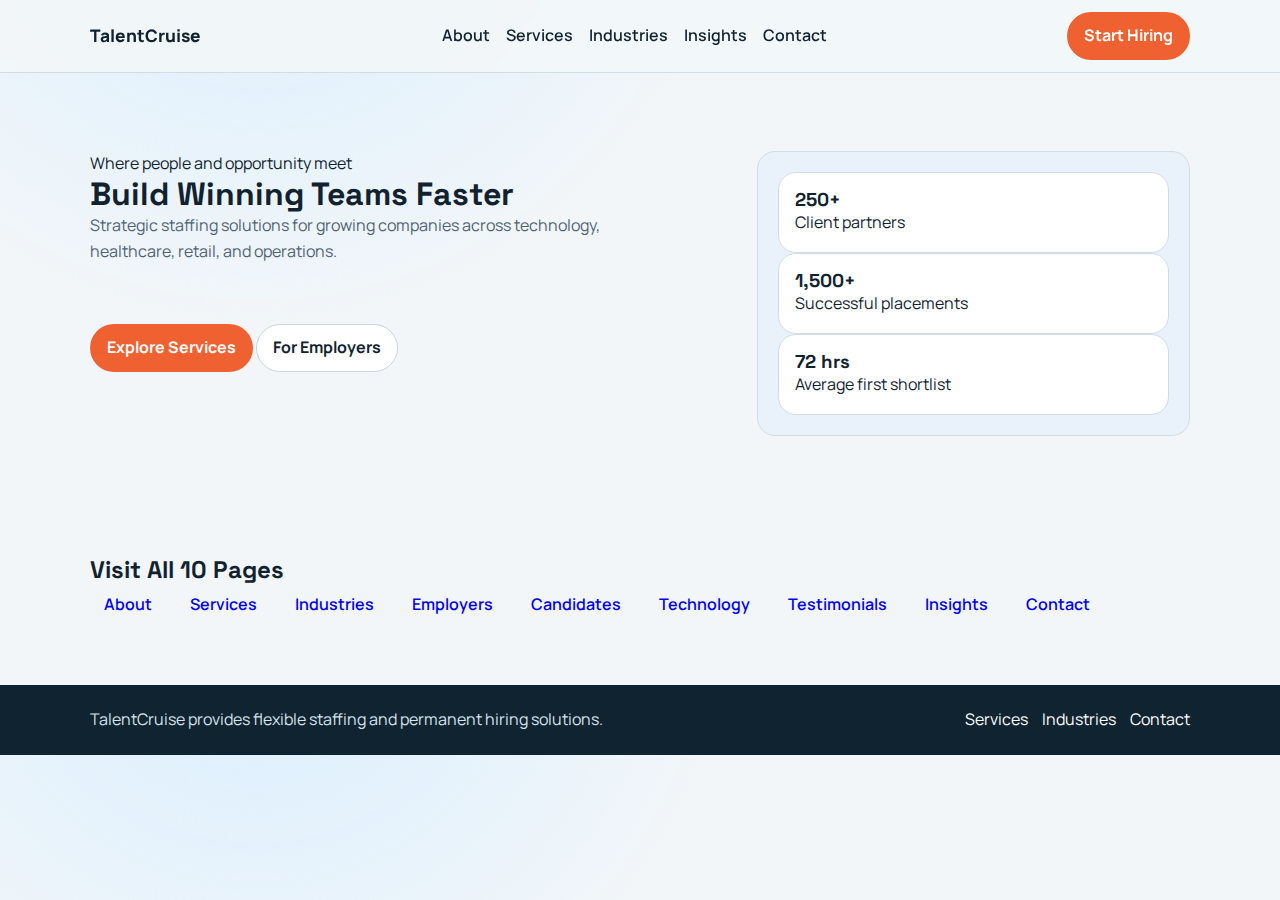
<file: index.html>
<!doctype html><html lang='en'><head><meta charset='UTF-8'/><meta name='viewport' content='width=device-width, initial-scale=1.0'/><title>TalentCruise | Home</title><link rel='preconnect' href='https://fonts.googleapis.com'/><link rel='preconnect' href='https://fonts.gstatic.com' crossorigin/><link href='https://fonts.googleapis.com/css2?family=Manrope:wght@400;500;600;700;800&family=Space+Grotesk:wght@500;600;700&display=swap' rel='stylesheet'/><link rel='stylesheet' href='./styles.css'/></head><body class='page-home'><header class='topbar'><div class='container nav-wrap'><a class='logo' href='./index.html'>TalentCruise</a><button class='menu-toggle' id='menuToggle' aria-expanded='false'>Menu</button><nav id='siteNav'><a href='./about.html'>About</a><a href='./services.html'>Services</a><a href='./industries.html'>Industries</a><a href='./insights.html'>Insights</a><a href='./contact.html'>Contact</a></nav><a class='btn btn-primary nav-cta' href='./contact.html'>Start Hiring</a></div></header><main><section class='hero'><div class='container hero-grid'><div><p>Where people and opportunity meet</p><h1>Build Winning Teams Faster</h1><p class='lead'>Strategic staffing solutions for growing companies across technology, healthcare, retail, and operations.</p><div class='section'><a class='btn btn-primary' href='./services.html'>Explore Services</a> <a class='btn btn-ghost' href='./employers.html'>For Employers</a></div></div><aside class='panel'><div class='metric'><h3>250+</h3><p>Client partners</p></div><div class='metric'><h3>1,500+</h3><p>Successful placements</p></div><div class='metric'><h3>72 hrs</h3><p>Average first shortlist</p></div></aside></div></section><section class='section'><div class='container'><h2>Visit All 10 Pages</h2><div class='pill-row'><a class='pill-link' href='./about.html'>About</a><a class='pill-link' href='./services.html'>Services</a><a class='pill-link' href='./industries.html'>Industries</a><a class='pill-link' href='./employers.html'>Employers</a><a class='pill-link' href='./candidates.html'>Candidates</a><a class='pill-link' href='./technology.html'>Technology</a><a class='pill-link' href='./testimonials.html'>Testimonials</a><a class='pill-link' href='./insights.html'>Insights</a><a class='pill-link' href='./contact.html'>Contact</a></div></div></section></main><footer class='footer'><div class='container footer-wrap'><p>TalentCruise provides flexible staffing and permanent hiring solutions.</p><div class='footer-links'><a href='./services.html'>Services</a><a href='./industries.html'>Industries</a><a href='./contact.html'>Contact</a></div></div></footer><script src='./script.js'></script></body></html>
</file>
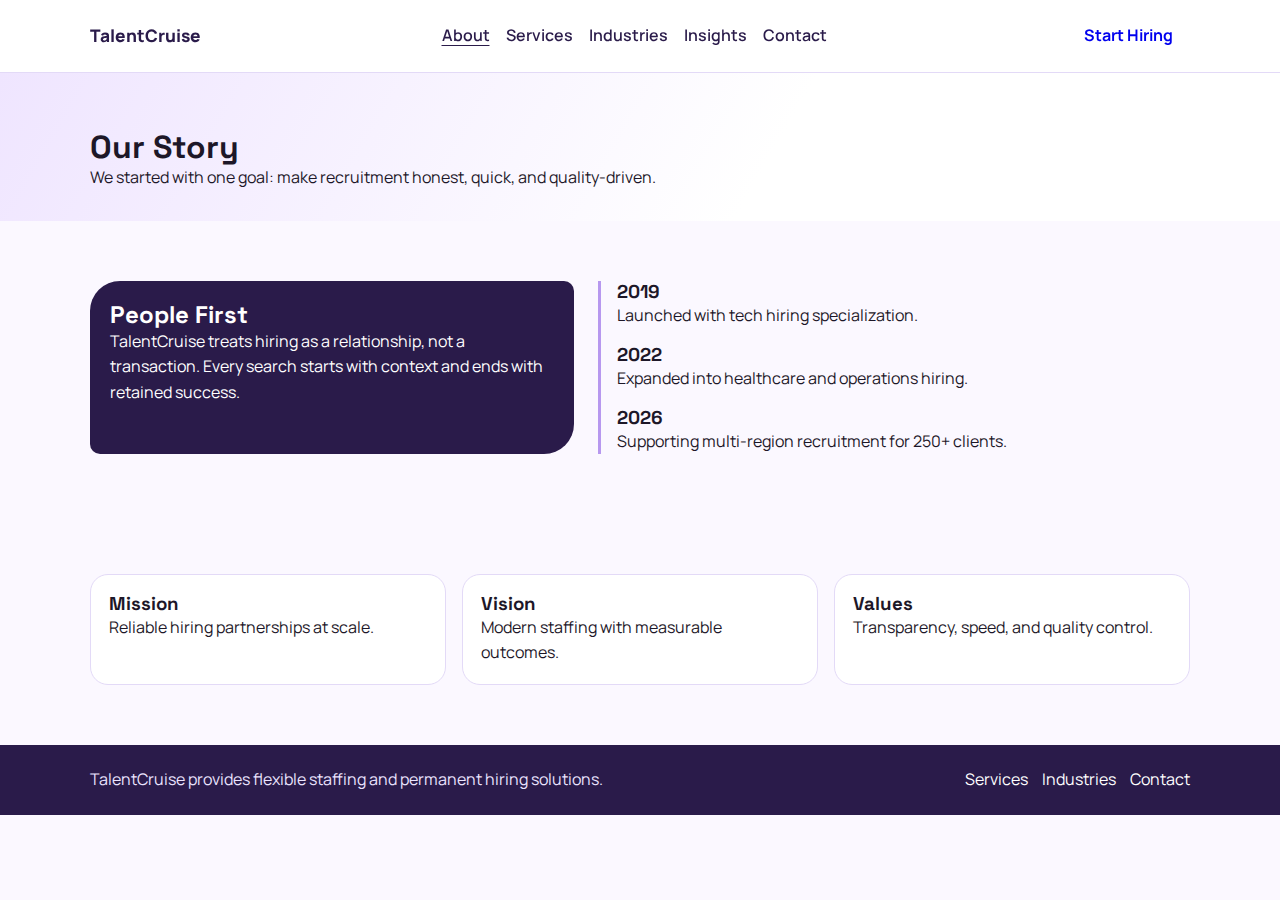
<file: about.html>
<!doctype html><html lang='en'><head><meta charset='UTF-8'/><meta name='viewport' content='width=device-width, initial-scale=1.0'/><title>TalentCruise | About</title><link rel='preconnect' href='https://fonts.googleapis.com'/><link rel='preconnect' href='https://fonts.gstatic.com' crossorigin/><link href='https://fonts.googleapis.com/css2?family=Manrope:wght@400;500;600;700;800&family=Space+Grotesk:wght@500;600;700&display=swap' rel='stylesheet'/><link rel='stylesheet' href='./styles.css'/></head><body class='page-about'><header class='topbar'><div class='container nav-wrap'><a class='logo' href='./index.html'>TalentCruise</a><button class='menu-toggle' id='menuToggle' aria-expanded='false'>Menu</button><nav id='siteNav'><a class='active' href='./about.html'>About</a><a href='./services.html'>Services</a><a href='./industries.html'>Industries</a><a href='./insights.html'>Insights</a><a href='./contact.html'>Contact</a></nav><a class='btn nav-cta' href='./contact.html'>Start Hiring</a></div></header><main><section class='subhero'><div class='container'><h1>Our Story</h1><p>We started with one goal: make recruitment honest, quick, and quality-driven.</p></div></section><section class='section'><div class='container story-layout'><div class='quote-box'><h2>People First</h2><p>TalentCruise treats hiring as a relationship, not a transaction. Every search starts with context and ends with retained success.</p></div><div class='timeline'><article><h3>2019</h3><p>Launched with tech hiring specialization.</p></article><article><h3>2022</h3><p>Expanded into healthcare and operations hiring.</p></article><article><h3>2026</h3><p>Supporting multi-region recruitment for 250+ clients.</p></article></div></div></section><section class='section'><div class='container grid-3'><div class='card'><h3>Mission</h3><p>Reliable hiring partnerships at scale.</p></div><div class='card'><h3>Vision</h3><p>Modern staffing with measurable outcomes.</p></div><div class='card'><h3>Values</h3><p>Transparency, speed, and quality control.</p></div></div></section></main><footer class='footer'><div class='container footer-wrap'><p>TalentCruise provides flexible staffing and permanent hiring solutions.</p><div class='footer-links'><a href='./services.html'>Services</a><a href='./industries.html'>Industries</a><a href='./contact.html'>Contact</a></div></div></footer><script src='./script.js'></script></body></html>
</file>
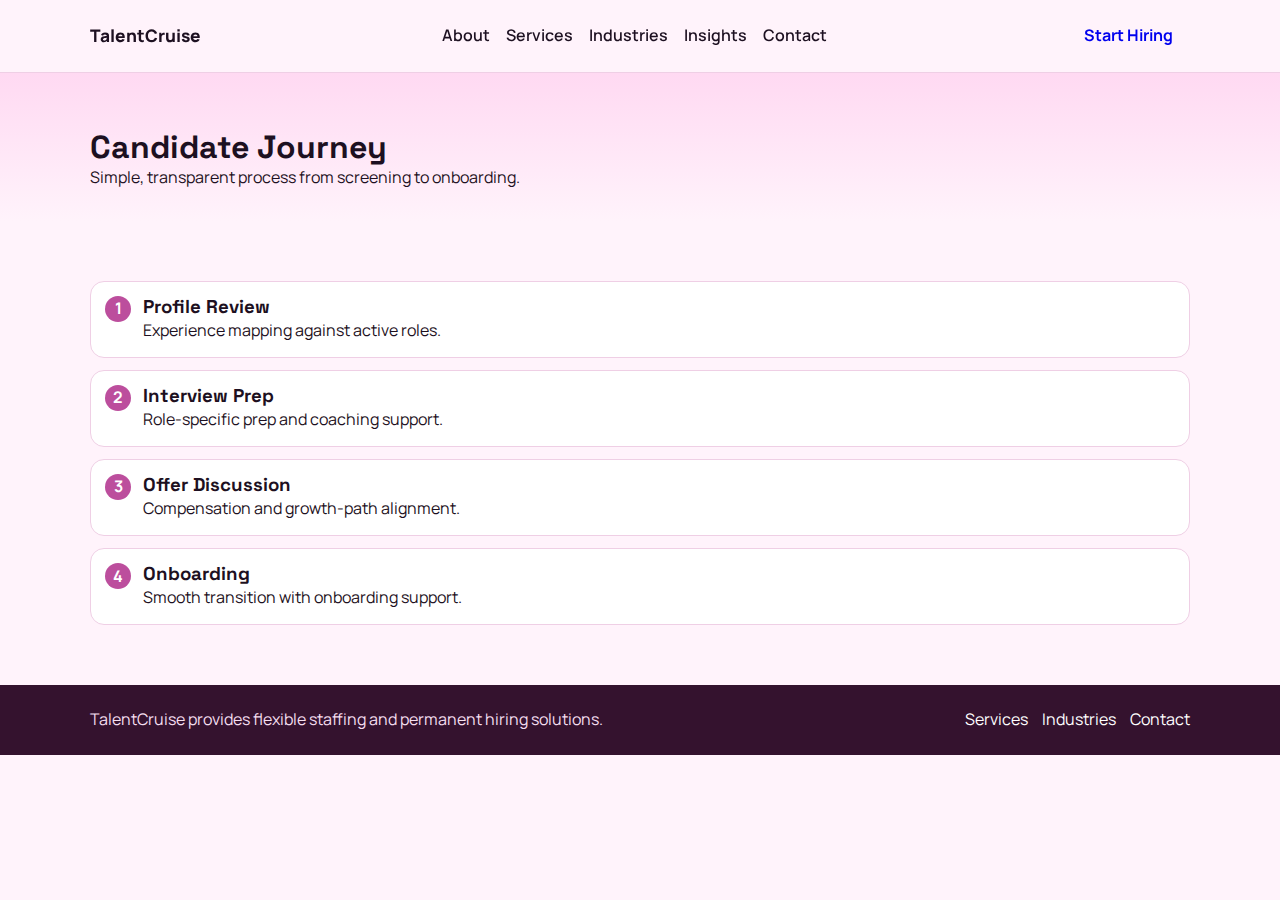
<file: candidates.html>
<!doctype html><html lang='en'><head><meta charset='UTF-8'/><meta name='viewport' content='width=device-width, initial-scale=1.0'/><title>TalentCruise | Candidates</title><link rel='preconnect' href='https://fonts.googleapis.com'/><link rel='preconnect' href='https://fonts.gstatic.com' crossorigin/><link href='https://fonts.googleapis.com/css2?family=Manrope:wght@400;500;600;700;800&family=Space+Grotesk:wght@500;600;700&display=swap' rel='stylesheet'/><link rel='stylesheet' href='./styles.css'/></head><body class='page-candidates'><header class='topbar'><div class='container nav-wrap'><a class='logo' href='./index.html'>TalentCruise</a><button class='menu-toggle' id='menuToggle' aria-expanded='false'>Menu</button><nav id='siteNav'><a href='./about.html'>About</a><a href='./services.html'>Services</a><a href='./industries.html'>Industries</a><a href='./insights.html'>Insights</a><a href='./contact.html'>Contact</a></nav><a class='btn nav-cta' href='./contact.html'>Start Hiring</a></div></header><main><section class='subhero'><div class='container'><h1>Candidate Journey</h1><p>Simple, transparent process from screening to onboarding.</p></div></section><section class='section'><div class='container roadmap'><article><h3>Profile Review</h3><p>Experience mapping against active roles.</p></article><article><h3>Interview Prep</h3><p>Role-specific prep and coaching support.</p></article><article><h3>Offer Discussion</h3><p>Compensation and growth-path alignment.</p></article><article><h3>Onboarding</h3><p>Smooth transition with onboarding support.</p></article></div></section></main><footer class='footer'><div class='container footer-wrap'><p>TalentCruise provides flexible staffing and permanent hiring solutions.</p><div class='footer-links'><a href='./services.html'>Services</a><a href='./industries.html'>Industries</a><a href='./contact.html'>Contact</a></div></div></footer><script src='./script.js'></script></body></html>
</file>
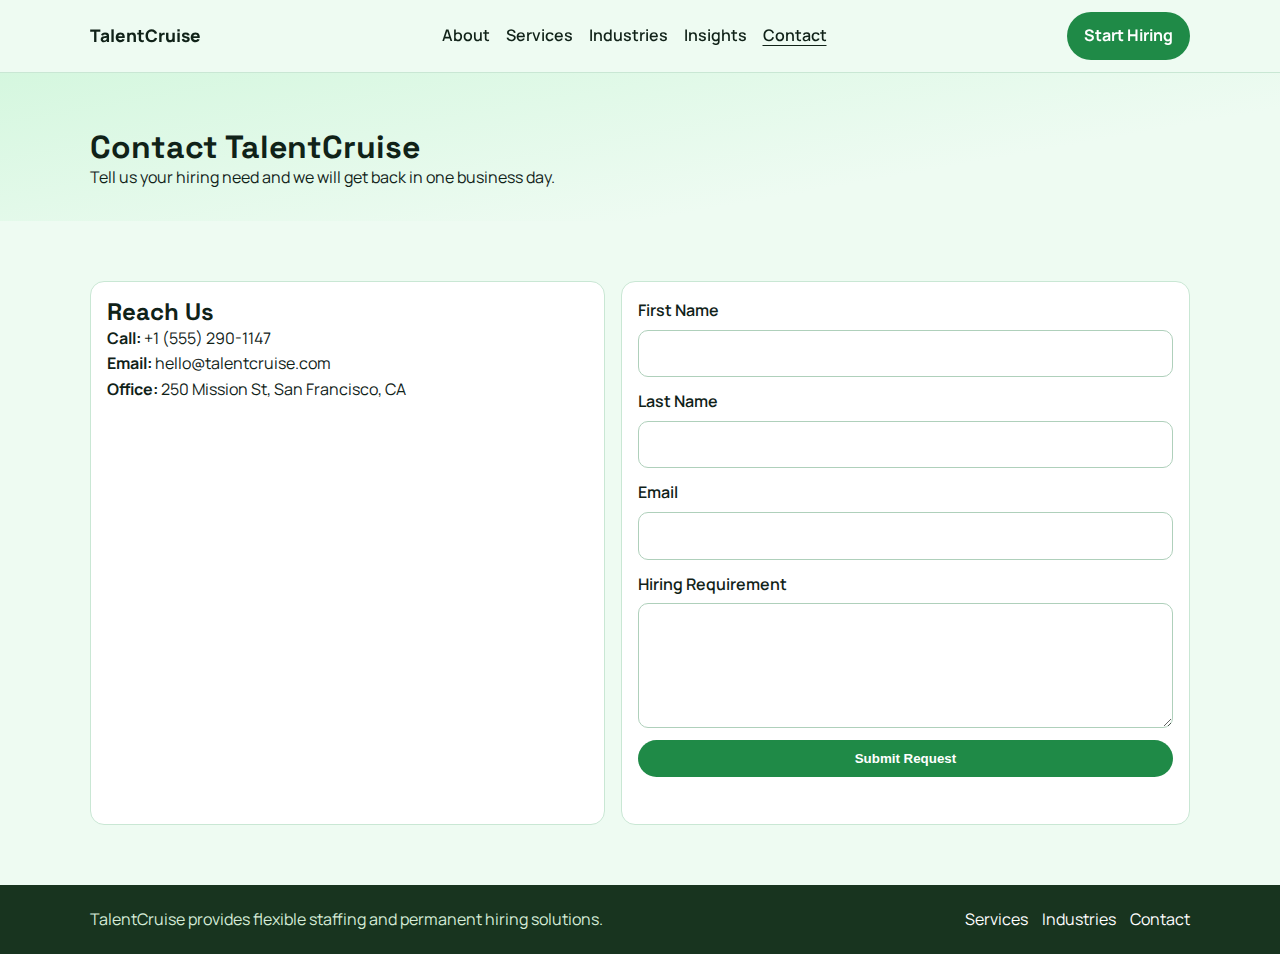
<file: contact.html>
<!doctype html><html lang='en'><head><meta charset='UTF-8'/><meta name='viewport' content='width=device-width, initial-scale=1.0'/><title>TalentCruise | Contact</title><link rel='preconnect' href='https://fonts.googleapis.com'/><link rel='preconnect' href='https://fonts.gstatic.com' crossorigin/><link href='https://fonts.googleapis.com/css2?family=Manrope:wght@400;500;600;700;800&family=Space+Grotesk:wght@500;600;700&display=swap' rel='stylesheet'/><link rel='stylesheet' href='./styles.css'/></head><body class='page-contact'><header class='topbar'><div class='container nav-wrap'><a class='logo' href='./index.html'>TalentCruise</a><button class='menu-toggle' id='menuToggle' aria-expanded='false'>Menu</button><nav id='siteNav'><a href='./about.html'>About</a><a href='./services.html'>Services</a><a href='./industries.html'>Industries</a><a href='./insights.html'>Insights</a><a class='active' href='./contact.html'>Contact</a></nav><a class='btn btn-primary nav-cta' href='./contact.html'>Start Hiring</a></div></header><main><section class='subhero'><div class='container'><h1>Contact TalentCruise</h1><p>Tell us your hiring need and we will get back in one business day.</p></div></section><section class='section'><div class='container contact-layout'><aside class='contact-card'><h2>Reach Us</h2><p><strong>Call:</strong> +1 (555) 290-1147</p><p><strong>Email:</strong> hello@talentcruise.com</p><p><strong>Office:</strong> 250 Mission St, San Francisco, CA</p></aside><form id='leadForm' class='contact-form contact-card'><label>First Name<input type='text' name='firstName' required/></label><label>Last Name<input type='text' name='lastName' required/></label><label>Email<input type='email' name='email' required/></label><label>Hiring Requirement<textarea name='subject' rows='4' required></textarea></label><button class='btn btn-primary' type='submit'>Submit Request</button><p id='formMessage' class='form-message' aria-live='polite'></p></form></div></section></main><footer class='footer'><div class='container footer-wrap'><p>TalentCruise provides flexible staffing and permanent hiring solutions.</p><div class='footer-links'><a href='./services.html'>Services</a><a href='./industries.html'>Industries</a><a href='./contact.html'>Contact</a></div></div></footer><script src='./script.js'></script></body></html>
</file>
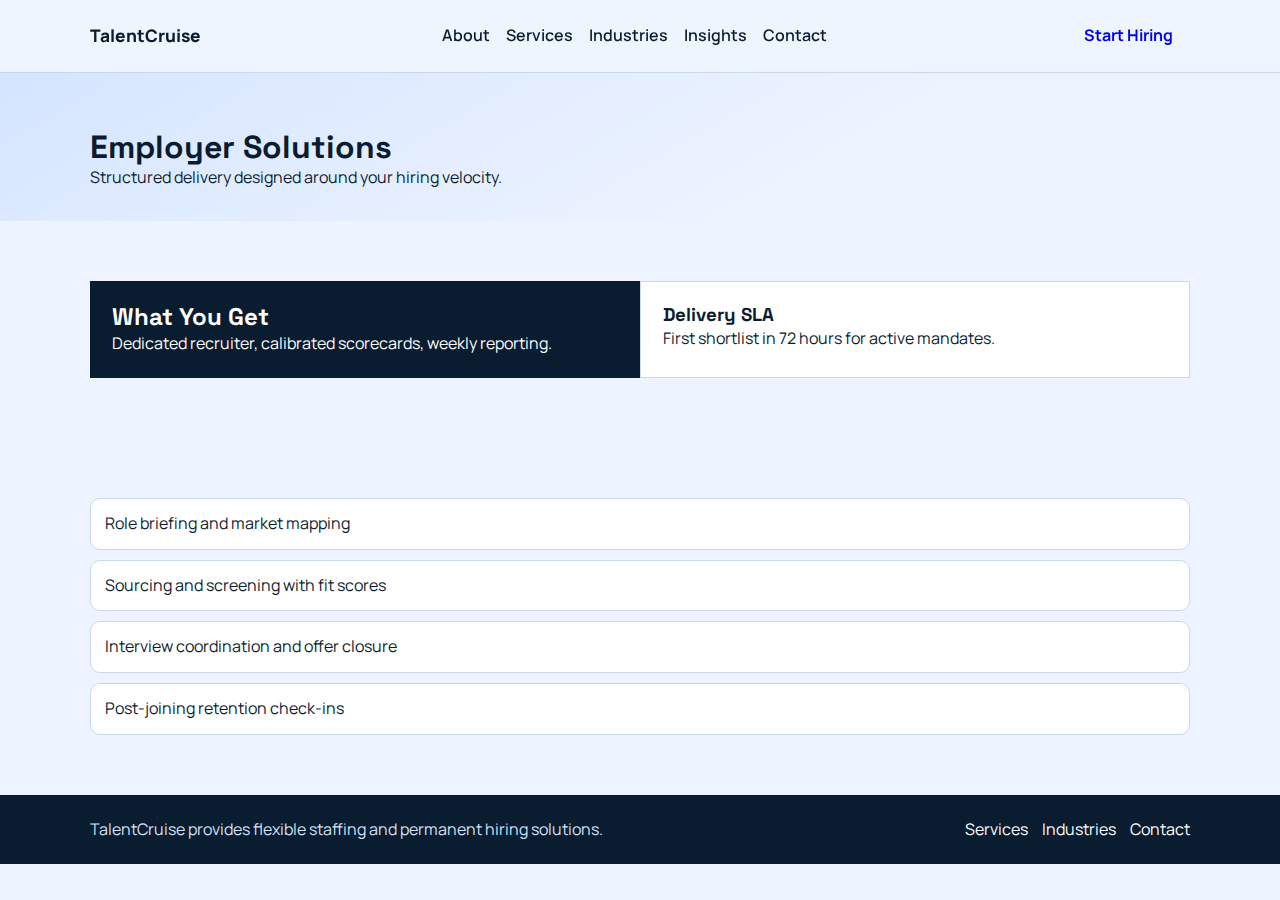
<file: employers.html>
<!doctype html><html lang='en'><head><meta charset='UTF-8'/><meta name='viewport' content='width=device-width, initial-scale=1.0'/><title>TalentCruise | Employers</title><link rel='preconnect' href='https://fonts.googleapis.com'/><link rel='preconnect' href='https://fonts.gstatic.com' crossorigin/><link href='https://fonts.googleapis.com/css2?family=Manrope:wght@400;500;600;700;800&family=Space+Grotesk:wght@500;600;700&display=swap' rel='stylesheet'/><link rel='stylesheet' href='./styles.css'/></head><body class='page-employers'><header class='topbar'><div class='container nav-wrap'><a class='logo' href='./index.html'>TalentCruise</a><button class='menu-toggle' id='menuToggle' aria-expanded='false'>Menu</button><nav id='siteNav'><a href='./about.html'>About</a><a href='./services.html'>Services</a><a href='./industries.html'>Industries</a><a href='./insights.html'>Insights</a><a href='./contact.html'>Contact</a></nav><a class='btn nav-cta' href='./contact.html'>Start Hiring</a></div></header><main><section class='subhero'><div class='container'><h1>Employer Solutions</h1><p>Structured delivery designed around your hiring velocity.</p></div></section><section class='section'><div class='container split-banner'><div class='left'><h2>What You Get</h2><p>Dedicated recruiter, calibrated scorecards, weekly reporting.</p></div><div class='right'><h3>Delivery SLA</h3><p>First shortlist in 72 hours for active mandates.</p></div></div></section><section class='section'><div class='container'><ul class='checklist'><li>Role briefing and market mapping</li><li>Sourcing and screening with fit scores</li><li>Interview coordination and offer closure</li><li>Post-joining retention check-ins</li></ul></div></section></main><footer class='footer'><div class='container footer-wrap'><p>TalentCruise provides flexible staffing and permanent hiring solutions.</p><div class='footer-links'><a href='./services.html'>Services</a><a href='./industries.html'>Industries</a><a href='./contact.html'>Contact</a></div></div></footer><script src='./script.js'></script></body></html>
</file>
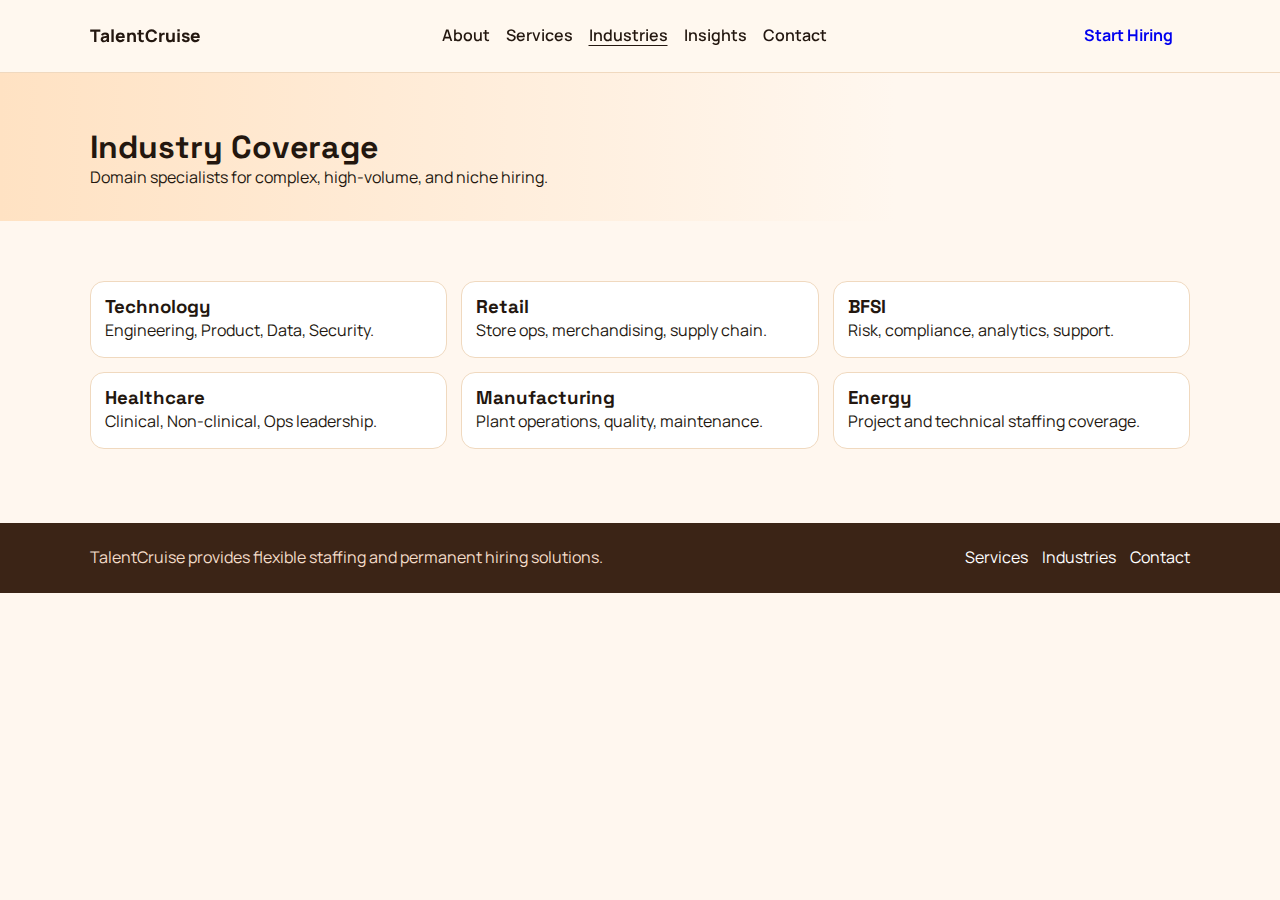
<file: industries.html>
<!doctype html><html lang='en'><head><meta charset='UTF-8'/><meta name='viewport' content='width=device-width, initial-scale=1.0'/><title>TalentCruise | Industries</title><link rel='preconnect' href='https://fonts.googleapis.com'/><link rel='preconnect' href='https://fonts.gstatic.com' crossorigin/><link href='https://fonts.googleapis.com/css2?family=Manrope:wght@400;500;600;700;800&family=Space+Grotesk:wght@500;600;700&display=swap' rel='stylesheet'/><link rel='stylesheet' href='./styles.css'/></head><body class='page-industries'><header class='topbar'><div class='container nav-wrap'><a class='logo' href='./index.html'>TalentCruise</a><button class='menu-toggle' id='menuToggle' aria-expanded='false'>Menu</button><nav id='siteNav'><a href='./about.html'>About</a><a href='./services.html'>Services</a><a class='active' href='./industries.html'>Industries</a><a href='./insights.html'>Insights</a><a href='./contact.html'>Contact</a></nav><a class='btn nav-cta' href='./contact.html'>Start Hiring</a></div></header><main><section class='subhero'><div class='container'><h1>Industry Coverage</h1><p>Domain specialists for complex, high-volume, and niche hiring.</p></div></section><section class='section'><div class='container masonry'><article class='tile'><h3>Technology</h3><p>Engineering, Product, Data, Security.</p></article><article class='tile'><h3>Healthcare</h3><p>Clinical, Non-clinical, Ops leadership.</p></article><article class='tile'><h3>Retail</h3><p>Store ops, merchandising, supply chain.</p></article><article class='tile'><h3>Manufacturing</h3><p>Plant operations, quality, maintenance.</p></article><article class='tile'><h3>BFSI</h3><p>Risk, compliance, analytics, support.</p></article><article class='tile'><h3>Energy</h3><p>Project and technical staffing coverage.</p></article></div></section></main><footer class='footer'><div class='container footer-wrap'><p>TalentCruise provides flexible staffing and permanent hiring solutions.</p><div class='footer-links'><a href='./services.html'>Services</a><a href='./industries.html'>Industries</a><a href='./contact.html'>Contact</a></div></div></footer><script src='./script.js'></script></body></html>
</file>
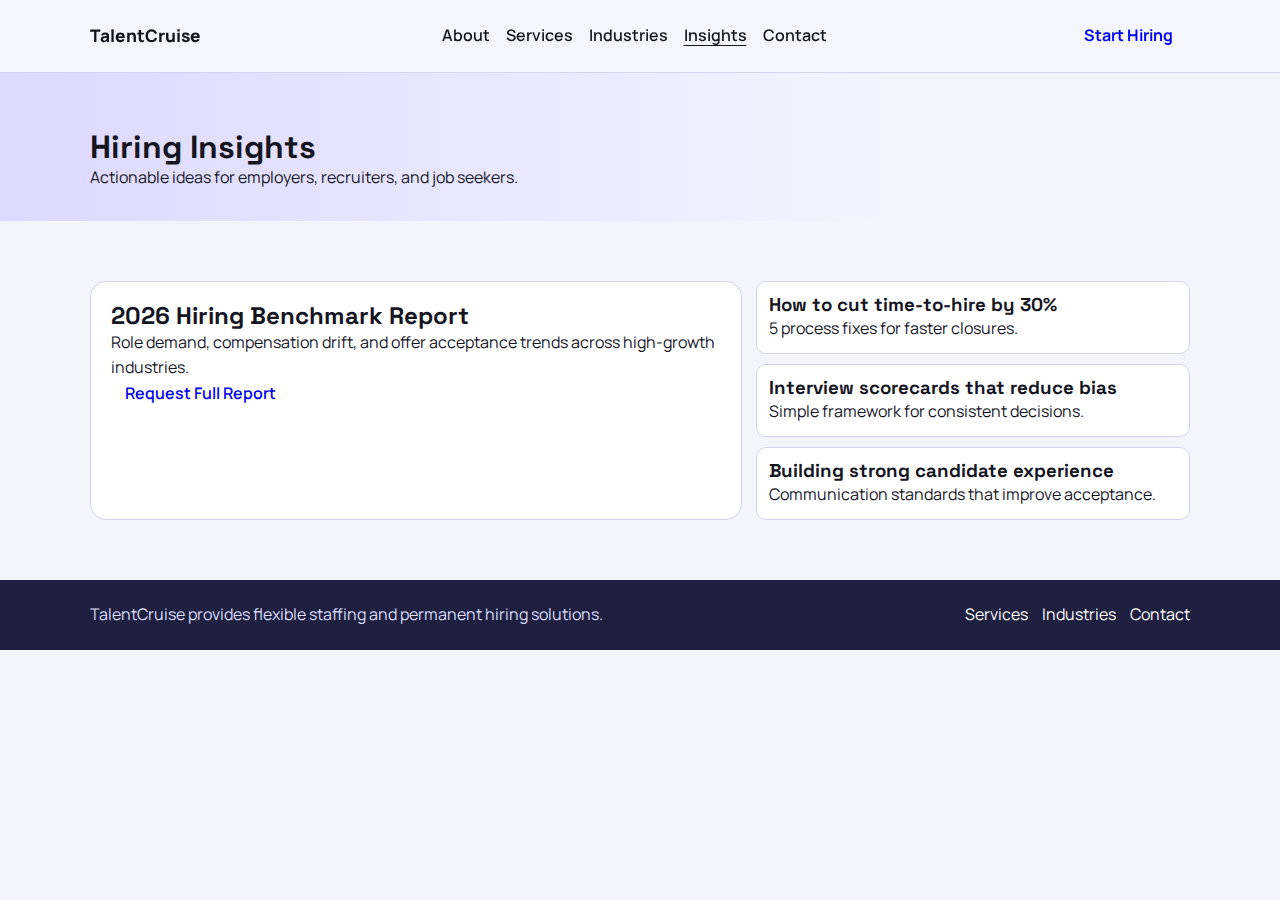
<file: insights.html>
<!doctype html><html lang='en'><head><meta charset='UTF-8'/><meta name='viewport' content='width=device-width, initial-scale=1.0'/><title>TalentCruise | Insights</title><link rel='preconnect' href='https://fonts.googleapis.com'/><link rel='preconnect' href='https://fonts.gstatic.com' crossorigin/><link href='https://fonts.googleapis.com/css2?family=Manrope:wght@400;500;600;700;800&family=Space+Grotesk:wght@500;600;700&display=swap' rel='stylesheet'/><link rel='stylesheet' href='./styles.css'/></head><body class='page-insights'><header class='topbar'><div class='container nav-wrap'><a class='logo' href='./index.html'>TalentCruise</a><button class='menu-toggle' id='menuToggle' aria-expanded='false'>Menu</button><nav id='siteNav'><a href='./about.html'>About</a><a href='./services.html'>Services</a><a href='./industries.html'>Industries</a><a class='active' href='./insights.html'>Insights</a><a href='./contact.html'>Contact</a></nav><a class='btn nav-cta' href='./contact.html'>Start Hiring</a></div></header><main><section class='subhero'><div class='container'><h1>Hiring Insights</h1><p>Actionable ideas for employers, recruiters, and job seekers.</p></div></section><section class='section'><div class='container magazine'><article class='feature'><h2>2026 Hiring Benchmark Report</h2><p>Role demand, compensation drift, and offer acceptance trends across high-growth industries.</p><a class='pill-link' href='./contact.html'>Request Full Report</a></article><div class='side-list'><article><h3>How to cut time-to-hire by 30%</h3><p>5 process fixes for faster closures.</p></article><article><h3>Interview scorecards that reduce bias</h3><p>Simple framework for consistent decisions.</p></article><article><h3>Building strong candidate experience</h3><p>Communication standards that improve acceptance.</p></article></div></div></section></main><footer class='footer'><div class='container footer-wrap'><p>TalentCruise provides flexible staffing and permanent hiring solutions.</p><div class='footer-links'><a href='./services.html'>Services</a><a href='./industries.html'>Industries</a><a href='./contact.html'>Contact</a></div></div></footer><script src='./script.js'></script></body></html>
</file>
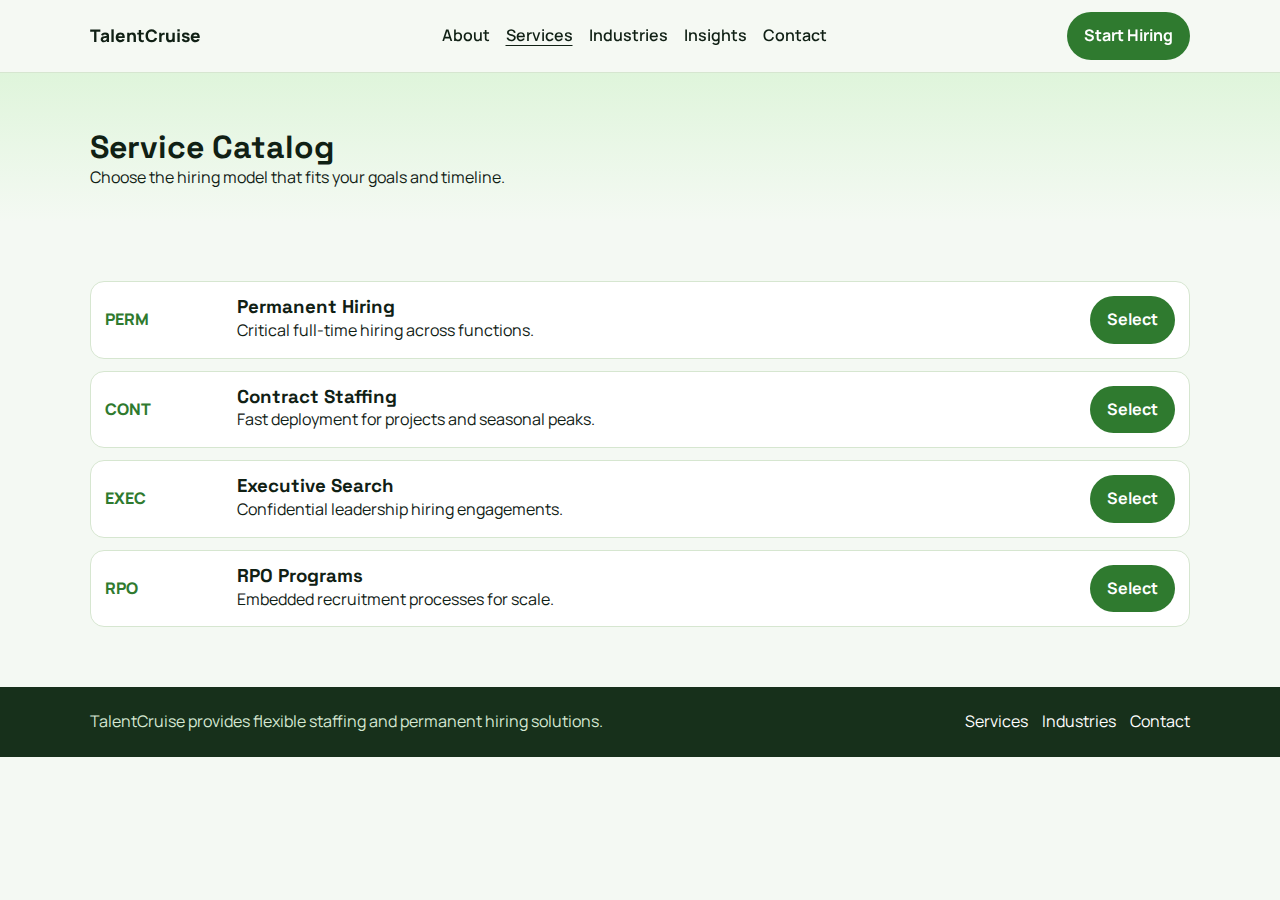
<file: services.html>
<!doctype html><html lang='en'><head><meta charset='UTF-8'/><meta name='viewport' content='width=device-width, initial-scale=1.0'/><title>TalentCruise | Services</title><link rel='preconnect' href='https://fonts.googleapis.com'/><link rel='preconnect' href='https://fonts.gstatic.com' crossorigin/><link href='https://fonts.googleapis.com/css2?family=Manrope:wght@400;500;600;700;800&family=Space+Grotesk:wght@500;600;700&display=swap' rel='stylesheet'/><link rel='stylesheet' href='./styles.css'/></head><body class='page-services'><header class='topbar'><div class='container nav-wrap'><a class='logo' href='./index.html'>TalentCruise</a><button class='menu-toggle' id='menuToggle' aria-expanded='false'>Menu</button><nav id='siteNav'><a href='./about.html'>About</a><a class='active' href='./services.html'>Services</a><a href='./industries.html'>Industries</a><a href='./insights.html'>Insights</a><a href='./contact.html'>Contact</a></nav><a class='btn btn-primary nav-cta' href='./contact.html'>Start Hiring</a></div></header><main><section class='subhero'><div class='container'><h1>Service Catalog</h1><p>Choose the hiring model that fits your goals and timeline.</p></div></section><section class='section'><div class='container service-stack'><article class='service-item'><p class='tag'>PERM</p><div><h3>Permanent Hiring</h3><p>Critical full-time hiring across functions.</p></div><a class='btn btn-primary' href='./contact.html'>Select</a></article><article class='service-item'><p class='tag'>CONT</p><div><h3>Contract Staffing</h3><p>Fast deployment for projects and seasonal peaks.</p></div><a class='btn btn-primary' href='./contact.html'>Select</a></article><article class='service-item'><p class='tag'>EXEC</p><div><h3>Executive Search</h3><p>Confidential leadership hiring engagements.</p></div><a class='btn btn-primary' href='./contact.html'>Select</a></article><article class='service-item'><p class='tag'>RPO</p><div><h3>RPO Programs</h3><p>Embedded recruitment processes for scale.</p></div><a class='btn btn-primary' href='./contact.html'>Select</a></article></div></section></main><footer class='footer'><div class='container footer-wrap'><p>TalentCruise provides flexible staffing and permanent hiring solutions.</p><div class='footer-links'><a href='./services.html'>Services</a><a href='./industries.html'>Industries</a><a href='./contact.html'>Contact</a></div></div></footer><script src='./script.js'></script></body></html>
</file>
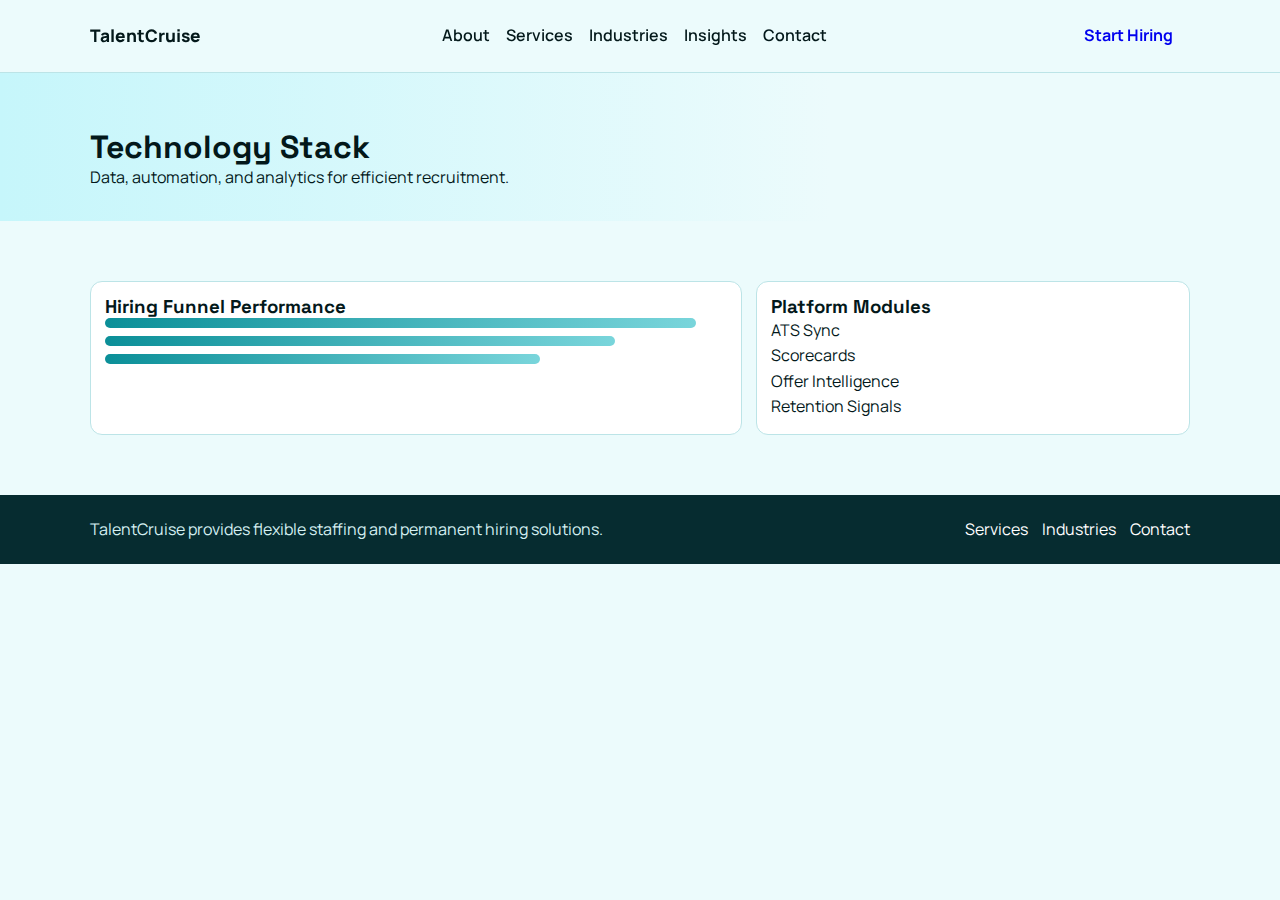
<file: technology.html>
<!doctype html><html lang='en'><head><meta charset='UTF-8'/><meta name='viewport' content='width=device-width, initial-scale=1.0'/><title>TalentCruise | Technology</title><link rel='preconnect' href='https://fonts.googleapis.com'/><link rel='preconnect' href='https://fonts.gstatic.com' crossorigin/><link href='https://fonts.googleapis.com/css2?family=Manrope:wght@400;500;600;700;800&family=Space+Grotesk:wght@500;600;700&display=swap' rel='stylesheet'/><link rel='stylesheet' href='./styles.css'/></head><body class='page-technology'><header class='topbar'><div class='container nav-wrap'><a class='logo' href='./index.html'>TalentCruise</a><button class='menu-toggle' id='menuToggle' aria-expanded='false'>Menu</button><nav id='siteNav'><a href='./about.html'>About</a><a href='./services.html'>Services</a><a href='./industries.html'>Industries</a><a href='./insights.html'>Insights</a><a href='./contact.html'>Contact</a></nav><a class='btn nav-cta' href='./contact.html'>Start Hiring</a></div></header><main><section class='subhero'><div class='container'><h1>Technology Stack</h1><p>Data, automation, and analytics for efficient recruitment.</p></div></section><section class='section'><div class='container dashboard'><div class='widget'><h3>Hiring Funnel Performance</h3><div class='bars'><div class='bar' style='width:95%'></div><div class='bar' style='width:82%'></div><div class='bar' style='width:70%'></div></div></div><div class='widget'><h3>Platform Modules</h3><p>ATS Sync</p><p>Scorecards</p><p>Offer Intelligence</p><p>Retention Signals</p></div></div></section></main><footer class='footer'><div class='container footer-wrap'><p>TalentCruise provides flexible staffing and permanent hiring solutions.</p><div class='footer-links'><a href='./services.html'>Services</a><a href='./industries.html'>Industries</a><a href='./contact.html'>Contact</a></div></div></footer><script src='./script.js'></script></body></html>
</file>
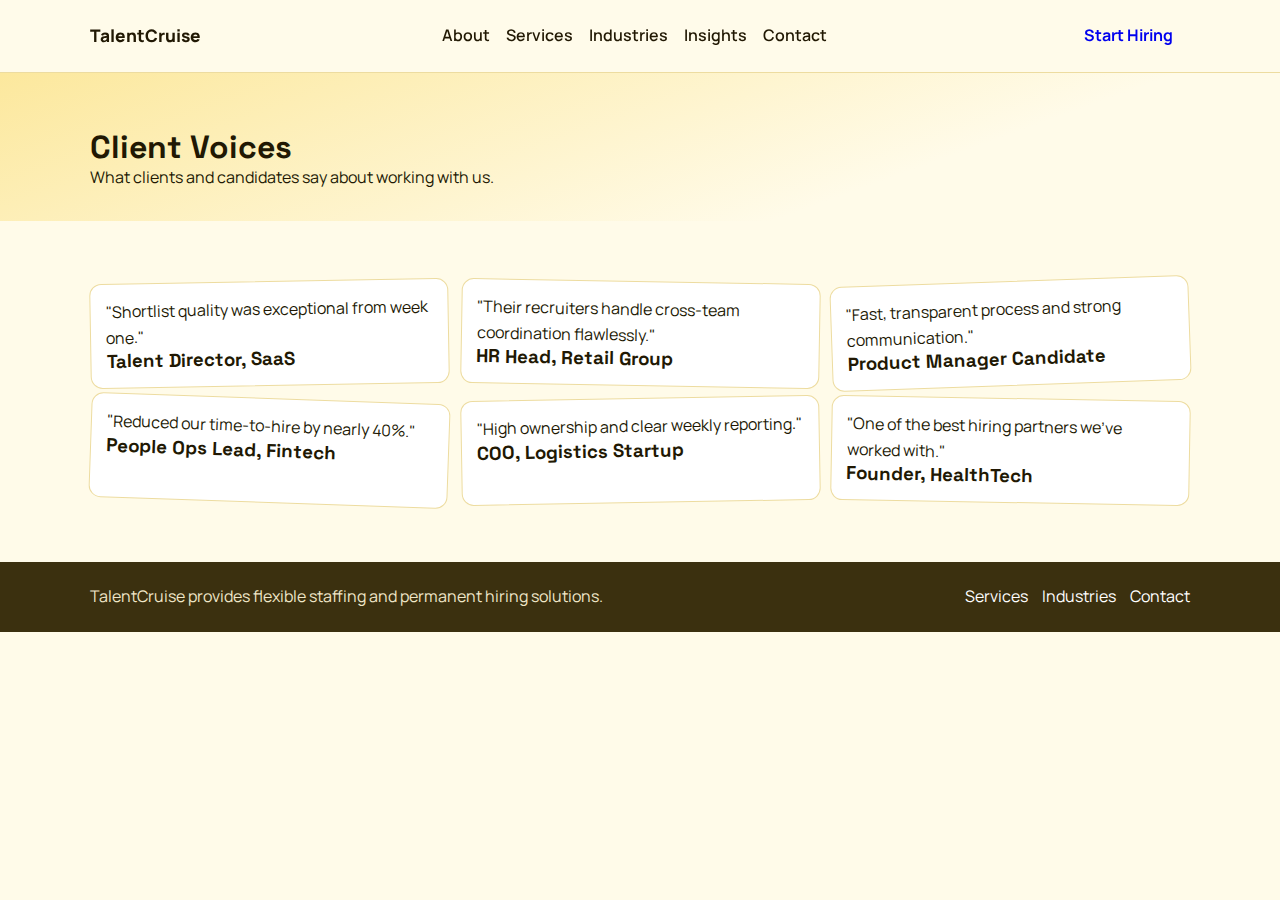
<file: testimonials.html>
<!doctype html><html lang='en'><head><meta charset='UTF-8'/><meta name='viewport' content='width=device-width, initial-scale=1.0'/><title>TalentCruise | Testimonials</title><link rel='preconnect' href='https://fonts.googleapis.com'/><link rel='preconnect' href='https://fonts.gstatic.com' crossorigin/><link href='https://fonts.googleapis.com/css2?family=Manrope:wght@400;500;600;700;800&family=Space+Grotesk:wght@500;600;700&display=swap' rel='stylesheet'/><link rel='stylesheet' href='./styles.css'/></head><body class='page-testimonials'><header class='topbar'><div class='container nav-wrap'><a class='logo' href='./index.html'>TalentCruise</a><button class='menu-toggle' id='menuToggle' aria-expanded='false'>Menu</button><nav id='siteNav'><a href='./about.html'>About</a><a href='./services.html'>Services</a><a href='./industries.html'>Industries</a><a href='./insights.html'>Insights</a><a href='./contact.html'>Contact</a></nav><a class='btn nav-cta' href='./contact.html'>Start Hiring</a></div></header><main><section class='subhero'><div class='container'><h1>Client Voices</h1><p>What clients and candidates say about working with us.</p></div></section><section class='section'><div class='container wall'><article class='review' style='--r:-1'><p>"Shortlist quality was exceptional from week one."</p><h3>Talent Director, SaaS</h3></article><article class='review' style='--r:1'><p>"Their recruiters handle cross-team coordination flawlessly."</p><h3>HR Head, Retail Group</h3></article><article class='review' style='--r:-2'><p>"Fast, transparent process and strong communication."</p><h3>Product Manager Candidate</h3></article><article class='review' style='--r:2'><p>"Reduced our time-to-hire by nearly 40%."</p><h3>People Ops Lead, Fintech</h3></article><article class='review' style='--r:-1'><p>"High ownership and clear weekly reporting."</p><h3>COO, Logistics Startup</h3></article><article class='review' style='--r:1'><p>"One of the best hiring partners we've worked with."</p><h3>Founder, HealthTech</h3></article></div></section></main><footer class='footer'><div class='container footer-wrap'><p>TalentCruise provides flexible staffing and permanent hiring solutions.</p><div class='footer-links'><a href='./services.html'>Services</a><a href='./industries.html'>Industries</a><a href='./contact.html'>Contact</a></div></div></footer><script src='./script.js'></script></body></html>
</file>
<file: styles.css>
:root {
  --container: min(1100px, 92vw);
  --radius: 18px;
}
* { box-sizing: border-box; }
html { scroll-behavior: smooth; }
body { margin: 0; font-family: "Manrope", sans-serif; line-height: 1.6; }
h1,h2,h3,h4 { margin: 0; font-family: "Space Grotesk", sans-serif; line-height: 1.15; }
p { margin: 0; }
.container { width: var(--container); margin: 0 auto; }
.topbar { position: sticky; top: 0; z-index: 60; backdrop-filter: blur(8px); }
.nav-wrap { display: flex; align-items: center; justify-content: space-between; gap: 12px; padding: 12px 0; }
.logo { text-decoration: none; font-weight: 800; font-size: 1.08rem; }
nav { display: flex; gap: 16px; }
nav a { text-decoration: none; font-weight: 600; }
nav a.active { text-decoration: underline; text-underline-offset: 4px; }
.menu-toggle { display: none; }
.btn { display: inline-flex; align-items: center; justify-content: center; border-radius: 999px; padding: 10px 16px; text-decoration: none; font-weight: 700; border: 1px solid transparent; }
.section { padding: 60px 0; }
.subhero { padding: 56px 0 30px; }
.card { border-radius: var(--radius); padding: 18px; }
.grid-2 { display: grid; grid-template-columns: repeat(2, minmax(0,1fr)); gap: 16px; }
.grid-3 { display: grid; grid-template-columns: repeat(3, minmax(0,1fr)); gap: 16px; }
.pill-row { display: flex; flex-wrap: wrap; gap: 10px; }
.pill-row span, .pill-link { padding: 8px 14px; border-radius: 999px; text-decoration: none; font-weight: 600; }
.contact-form { display: grid; gap: 12px; }
.contact-form label { display: grid; gap: 6px; font-weight: 600; }
input, textarea { font: inherit; border-radius: 10px; padding: 10px 12px; border: 1px solid; }
.form-message { min-height: 1.2rem; font-weight: 700; }
.footer { padding: 22px 0; }
.footer-wrap { display: flex; justify-content: space-between; align-items: center; gap: 12px; }
.footer-links { display: flex; gap: 14px; }
.footer a { text-decoration: none; }

/* HOME */
.page-home { color: #102230; background: radial-gradient(circle at 20% -20%, #d8eeff 0%, transparent 35%), #f2f6f9; }
.page-home .topbar { background: rgb(242 246 249 / 92%); border-bottom: 1px solid #d1dde5; }
.page-home .logo,.page-home nav a { color: #102230; }
.page-home .hero { padding: 78px 0 60px; }
.page-home .hero-grid { display: grid; grid-template-columns: 1.2fr .8fr; gap: 18px; }
.page-home .lead { color: #4d6375; max-width: 58ch; }
.page-home .metric { background: #fff; border: 1px solid #d1dde5; border-radius: var(--radius); padding: 16px; }
.page-home .btn-primary { background: #f06131; color: #fff; }
.page-home .btn-ghost { color: #102230; border-color: #c6d7e2; background: #fff; }
.page-home .panel { background: #e9f2fa; border: 1px solid #d1dde5; border-radius: var(--radius); padding: 20px; }
.page-home .footer { background: #0f2430; color: #d7e3ec; }
.page-home .footer a { color: #fff; }

/* ABOUT */
.page-about { color: #1d1728; background: #fbf8ff; }
.page-about .topbar { background: #ffffffeb; border-bottom: 1px solid #e3daf7; }
.page-about .logo,.page-about nav a { color: #2a1b4a; }
.page-about .subhero { background: linear-gradient(120deg,#efe5ff 0%,#fff 60%); }
.page-about .story-layout { display: grid; grid-template-columns: .9fr 1.1fr; gap: 24px; }
.page-about .timeline { border-left: 3px solid #b798ef; padding-left: 16px; display: grid; gap: 16px; }
.page-about .card { background: #fff; border: 1px solid #e3daf7; }
.page-about .quote-box { background: #2a1b4a; color: #fff; border-radius: 30px 10px 30px 10px; padding: 20px; }
.page-about .footer { background: #2a1b4a; color: #ebe4ff; }
.page-about .footer a { color: #fff; }

/* SERVICES */
.page-services { color: #102014; background: #f4f9f3; }
.page-services .topbar { background: #f4f9f3eb; border-bottom: 1px solid #d6e6d0; }
.page-services .logo,.page-services nav a { color: #102014; }
.page-services .subhero { background: linear-gradient(180deg,#dff5db 0%, transparent 100%); }
.page-services .service-stack { display: grid; gap: 12px; }
.page-services .service-item { display: grid; grid-template-columns: 120px 1fr auto; align-items: center; gap: 12px; background: #fff; border: 1px solid #d6e6d0; border-radius: 14px; padding: 14px; }
.page-services .tag { font-weight: 800; color: #2f7a2f; }
.page-services .btn-primary { background: #2f7a2f; color: #fff; }
.page-services .footer { background: #17301b; color: #d6e8d3; }
.page-services .footer a { color: #fff; }

/* INDUSTRIES */
.page-industries { color: #23170f; background: #fff7ef; }
.page-industries .topbar { background: #fff7efeb; border-bottom: 1px solid #f0d9bf; }
.page-industries .logo,.page-industries nav a { color: #23170f; }
.page-industries .subhero { background: linear-gradient(90deg,#ffe2c3 0%, transparent 70%); }
.page-industries .masonry { columns: 3 240px; column-gap: 14px; }
.page-industries .tile { break-inside: avoid; margin-bottom: 14px; background: #fff; border: 1px solid #f0d9bf; border-radius: 14px; padding: 14px; }
.page-industries .footer { background: #3b2416; color: #f4ddca; }
.page-industries .footer a { color: #fff; }

/* EMPLOYERS */
.page-employers { color: #0a1c2f; background: #eef4ff; }
.page-employers .topbar { background: #eef4ffeb; border-bottom: 1px solid #cad8ee; }
.page-employers .logo,.page-employers nav a { color: #0a1c2f; }
.page-employers .subhero { background: linear-gradient(150deg,#d5e5ff 0%, transparent 65%); }
.page-employers .checklist { list-style: none; margin: 0; padding: 0; display: grid; gap: 10px; }
.page-employers .checklist li { background: #fff; border: 1px solid #cad8ee; padding: 12px 14px; border-radius: 10px; }
.page-employers .split-banner { display: grid; grid-template-columns: 1fr 1fr; }
.page-employers .split-banner > div { padding: 22px; }
.page-employers .split-banner .left { background: #0a1c2f; color: #fff; }
.page-employers .split-banner .right { background: #fff; border: 1px solid #cad8ee; }
.page-employers .footer { background: #0a1c2f; color: #d4e2f7; }
.page-employers .footer a { color: #fff; }

/* CANDIDATES */
.page-candidates { color: #1d1021; background: #fff3fb; }
.page-candidates .topbar { background: #fff3fbeb; border-bottom: 1px solid #efcfe5; }
.page-candidates .logo,.page-candidates nav a { color: #1d1021; }
.page-candidates .subhero { background: linear-gradient(180deg,#ffd9f2 0%, transparent 100%); }
.page-candidates .roadmap { counter-reset: step; display: grid; gap: 12px; }
.page-candidates .roadmap article { background: #fff; border: 1px solid #efcfe5; border-radius: 14px; padding: 14px 14px 14px 52px; position: relative; }
.page-candidates .roadmap article::before { counter-increment: step; content: counter(step); position: absolute; left: 14px; top: 14px; width: 26px; height: 26px; border-radius: 50%; background: #bc4e9d; color: #fff; font-weight: 700; display: grid; place-items: center; }
.page-candidates .footer { background: #34122e; color: #f5dff0; }
.page-candidates .footer a { color: #fff; }

/* TECHNOLOGY */
.page-technology { color: #03181a; background: #ecfbfc; }
.page-technology .topbar { background: #ecfbfceb; border-bottom: 1px solid #bce4e7; }
.page-technology .logo,.page-technology nav a { color: #03181a; }
.page-technology .subhero { background: linear-gradient(90deg,#c6f6fb 0%, transparent 65%); }
.page-technology .dashboard { display: grid; grid-template-columns: 1.2fr .8fr; gap: 14px; }
.page-technology .widget { background: #fff; border: 1px solid #bce4e7; border-radius: 12px; padding: 14px; }
.page-technology .bars { display: grid; gap: 8px; }
.page-technology .bar { height: 10px; border-radius: 999px; background: linear-gradient(90deg,#0b8f98, #79d5db); }
.page-technology .footer { background: #062c30; color: #d5f0f2; }
.page-technology .footer a { color: #fff; }

/* TESTIMONIALS */
.page-testimonials { color: #211803; background: #fffbe9; }
.page-testimonials .topbar { background: #fffbe9eb; border-bottom: 1px solid #eddca0; }
.page-testimonials .logo,.page-testimonials nav a { color: #211803; }
.page-testimonials .subhero { background: linear-gradient(160deg,#fce89d 0%, transparent 70%); }
.page-testimonials .wall { display: grid; grid-template-columns: repeat(3,minmax(0,1fr)); gap: 12px; }
.page-testimonials .review { background: #fff; border: 1px solid #eddca0; border-radius: 12px; padding: 15px; transform: rotate(calc(var(--r, 0) * 1deg)); }
.page-testimonials .footer { background: #3b300f; color: #f0e7c9; }
.page-testimonials .footer a { color: #fff; }

/* INSIGHTS */
.page-insights { color: #15151f; background: #f4f4ff; }
.page-insights .topbar { background: #f4f4ffeb; border-bottom: 1px solid #d4d4f0; }
.page-insights .logo,.page-insights nav a { color: #15151f; }
.page-insights .subhero { background: linear-gradient(90deg,#ddd8ff 0%, transparent 70%); }
.page-insights .magazine { display: grid; grid-template-columns: 1.2fr .8fr; gap: 14px; }
.page-insights .feature { border-radius: 16px; background: #fff; border: 1px solid #d4d4f0; padding: 20px; }
.page-insights .side-list { display: grid; gap: 10px; }
.page-insights .side-list article { background: #fff; border: 1px solid #d4d4f0; border-radius: 10px; padding: 12px; }
.page-insights .footer { background: #1f1f3f; color: #dcdefb; }
.page-insights .footer a { color: #fff; }

/* CONTACT */
.page-contact { color: #102218; background: #eefbf2; }
.page-contact .topbar { background: #eefbf2eb; border-bottom: 1px solid #c9e7d4; }
.page-contact .logo,.page-contact nav a { color: #102218; }
.page-contact .subhero { background: linear-gradient(170deg,#d5f7df 0%, transparent 70%); }
.page-contact .contact-layout { display: grid; grid-template-columns: .95fr 1.05fr; gap: 16px; }
.page-contact .contact-card { background: #fff; border: 1px solid #c9e7d4; border-radius: 14px; padding: 16px; }
.page-contact input,.page-contact textarea { border-color: #afd0bb; }
.page-contact .btn-primary { background: #1f8a47; color: #fff; }
.page-contact .footer { background: #18341f; color: #d6ecd8; }
.page-contact .footer a { color: #fff; }

@media (max-width: 900px) {
  .grid-3, .page-home .hero-grid, .page-contact .contact-layout, .page-technology .dashboard, .page-insights .magazine, .page-about .story-layout, .page-employers .split-banner { grid-template-columns: 1fr; }
  .page-testimonials .wall { grid-template-columns: 1fr; }
  .page-services .service-item { grid-template-columns: 1fr; }
}
@media (max-width: 780px) {
  .menu-toggle { display: inline-flex; border: 1px solid #cfd8de; background: #fff; border-radius: 10px; padding: 7px 10px; font: inherit; font-weight: 700; }
  nav { position: absolute; left: 4vw; right: 4vw; top: 62px; display: none; flex-direction: column; background: #fff; border: 1px solid #cfd8de; border-radius: 12px; padding: 12px; }
  nav.open { display: flex; }
  .nav-cta { display: none; }
  .footer-wrap { flex-direction: column; align-items: flex-start; }
}
</file>
